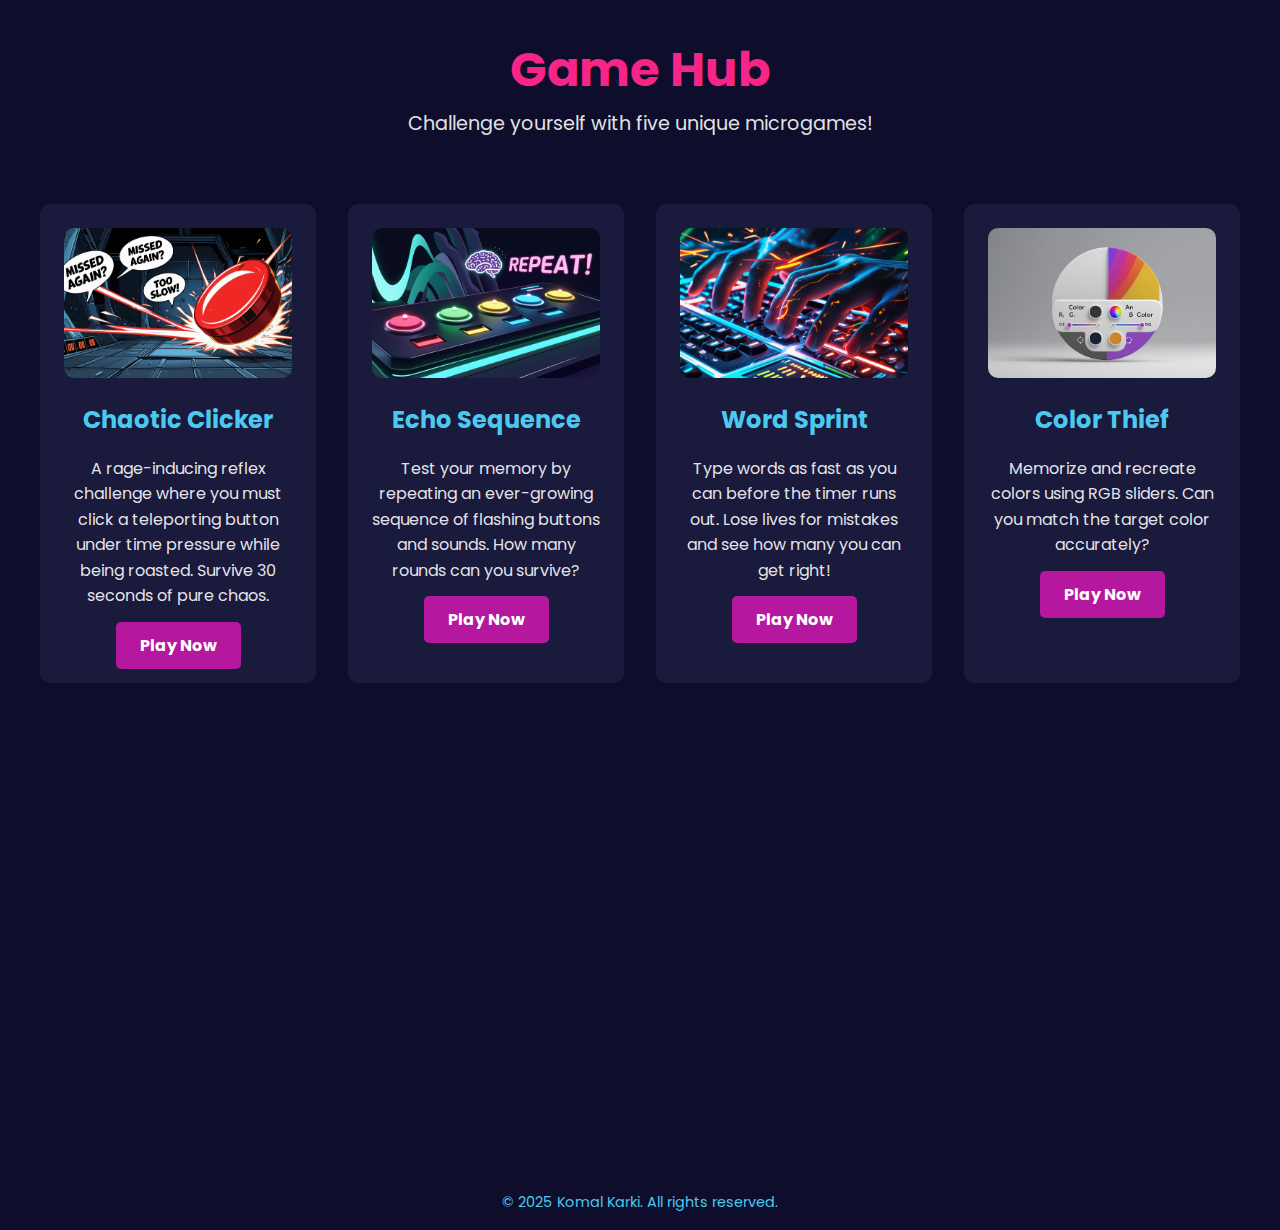
<file: index.html>
<!DOCTYPE html>
<html lang="en">
<head>
    <meta charset="UTF-8">
    <meta name="viewport" content="width=device-width, initial-scale=1.0">
    <title>Game Hub - Play Unique Microgames</title>
    <link rel="stylesheet" href="style.css">
    <link rel="preconnect" href="https://fonts.googleapis.com">
    <link rel="preconnect" href="https://fonts.gstatic.com" crossorigin>
    <link href="https://fonts.googleapis.com/css2?family=Poppins:wght@400;700&display=swap" rel="stylesheet">
</head>
<body>
    <header>
        <h1>Game Hub</h1>
        <p>Challenge yourself with five unique microgames!</p>
    </header>
    <main>
        <div class="game-grid">
            <!-- Chaotic Clicker -->
            <div class="game-card">
                <img src="assets/images/chaotic rush.jpg" alt="Chaotic Clicker Thumbnail">
                <h2>Chaotic Clicker</h2>
                <p>A rage-inducing reflex challenge where you must click a teleporting button under time pressure while being roasted. Survive 30 seconds of pure chaos.</p>
                <a href="chaotic-clicker/index.html" class="play-button">Play Now</a>
            </div>
            <!-- Echo Sequence -->
            <div class="game-card">
                <img src="assets/images/repeat.jpg" alt="Echo Sequence Thumbnail">
                <h2>Echo Sequence</h2>
                <p>Test your memory by repeating an ever-growing sequence of flashing buttons and sounds. How many rounds can you survive?</p>
                <a href="echo-sequence/index.html" class="play-button">Play Now</a>
            </div>
            <!-- Word Sprint -->
            <div class="game-card">
                <img src="assets/images/word spirit.jpg" alt="Word Sprint Thumbnail">
                <h2>Word Sprint</h2>
                <p>Type words as fast as you can before the timer runs out. Lose lives for mistakes and see how many you can get right!</p>
                <a href="word-sprint/index.html" class="play-button">Play Now</a>
            </div>
            <!-- Color Thief -->
            <div class="game-card">
                <img src="assets/images/color thief.jpg" alt="Color Thief Thumbnail">
                <h2>Color Thief</h2>
                <p>Memorize and recreate colors using RGB sliders. Can you match the target color accurately?</p>
                <a href="color-thief/index.html" class="play-button">Play Now</a>
            </div>
            <!-- Lie Detector -->
            <div class="game-card">
                <img src="assets/images/lie detector.jpg" alt="Lie Detector Thumbnail">
                <h2>Lie Detector</h2>
                <p>Decide if random facts are true or false. Test your knowledge and earn your Truth Rank!</p>
                <a href="lie-detector/index.html" class="play-button">Play Now</a>
            </div>
        </div>
    </main>
    <footer>
        <p>&copy; 2025 Komal Karki. All rights reserved.</p>
    </footer>
    <script src="script.js"></script>
</body>
</html>
</file>
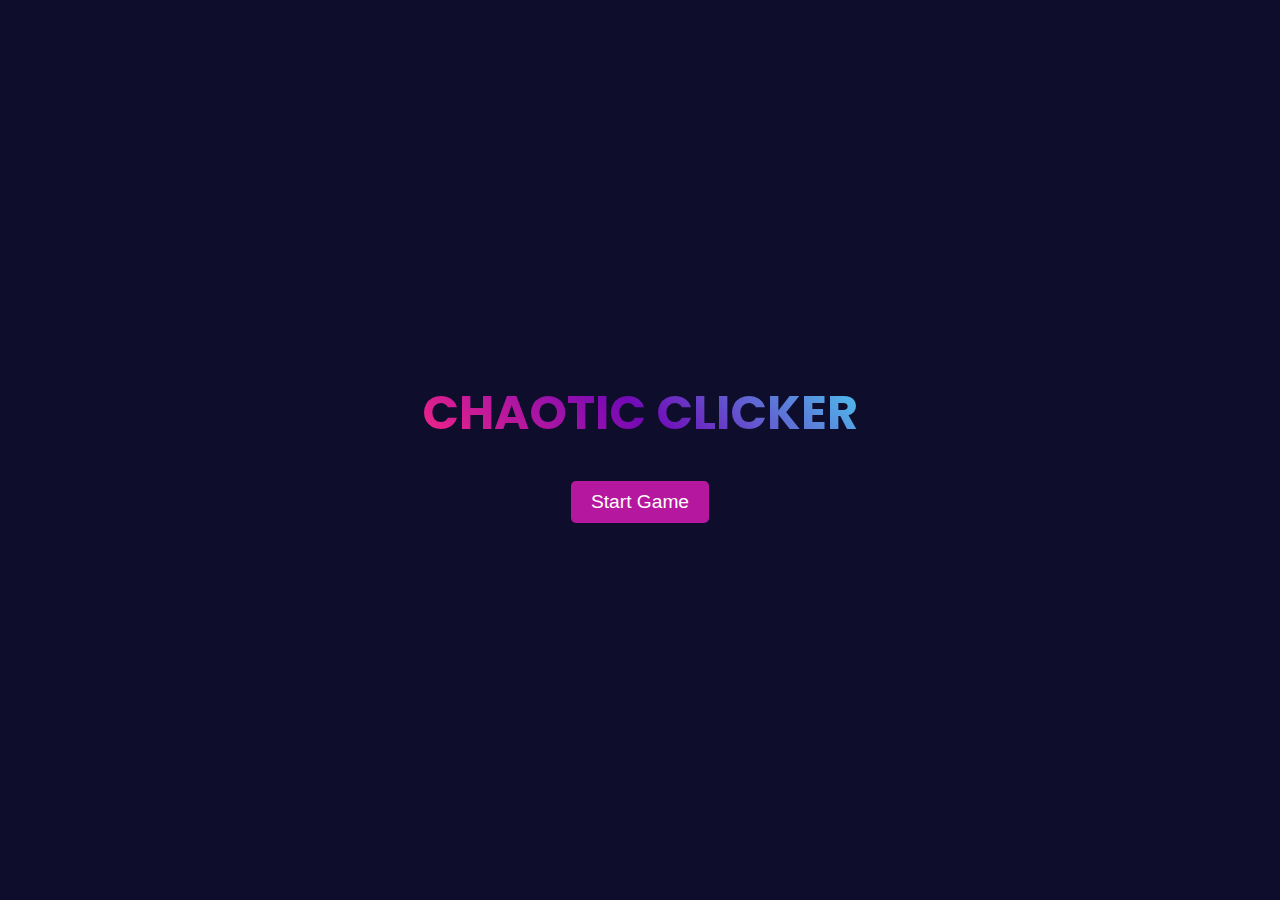
<file: chaotic-clicker/index.html>
<!DOCTYPE html>
<html lang="en">
<head>
    <meta charset="UTF-8">
    <meta name="viewport" content="width=device-width, initial-scale=1.0">
    <title>Chaotic Clicker</title>
    <link rel="stylesheet" href="style.css">
    <link rel="preconnect" href="https://fonts.googleapis.com">
    <link rel="preconnect" href="https://fonts.gstatic.com" crossorigin>
    <link href="https://fonts.googleapis.com/css2?family=Poppins:wght@400;700&display=swap" rel="stylesheet">
</head>
<body>
    <div id="home-screen" class="screen">
        <h1>CHAOTIC CLICKER</h1>
        <button id="start-button">Start Game</button>
    </div>
    <div id="game-screen" class="screen" style="display: none;">
        <div id="timer">30</div>
        <div id="score">0</div>
        <button id="chaotic-button" aria-label="Click me to score">Click Me</button>
        <div id="trash-talk"></div>
    </div>
    <div id="game-over-screen" class="screen" style="display: none;">
        <h2>Game Over</h2>
        <p id="final-score"></p>
        <p id="roast-message"></p>
        <button id="play-again-button">Play Again</button>
    </div>
    <script src="script.js"></script>
</body>
</html>
</file>
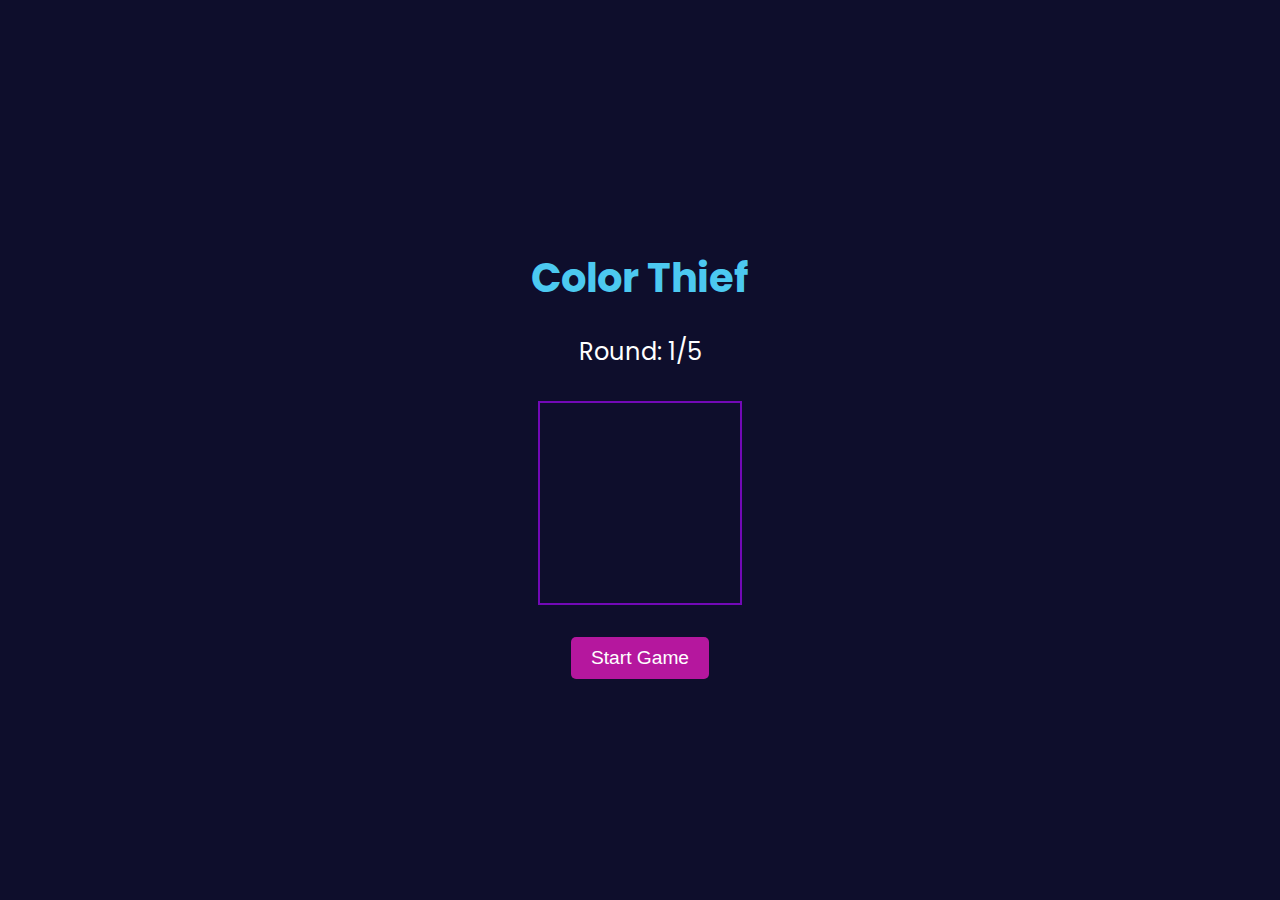
<file: color-thief/index.html>
<!DOCTYPE html>
<html lang="en">
<head>
    <meta charset="UTF-8">
    <meta name="viewport" content="width=device-width, initial-scale=1.0">
    <title>Color Thief - Memory Game</title>
    <link rel="stylesheet" href="style.css">
    <link href="https://fonts.googleapis.com/css2?family=Poppins:wght@400;700&display=swap" rel="stylesheet">
</head>
<body>
    <div id="game-container">
        <h1>Color Thief</h1>
        <div id="round">Round: 1/5</div>
        <div id="target-color"></div>
        <div id="guess-area" style="display: none;">
            <input type="range" id="red" min="0" max="255">
            <input type="range" id="green" min="0" max="255">
            <input type="range" id="blue" min="0" max="255">
            <div id="guess-color"></div>
            <button id="submit-guess">Submit Guess</button>
        </div>
        <button id="start-button">Start Game</button>
        <div id="game-over" style="display: none;">
            <h2>Game Over</h2>
            <p id="final-score"></p>
            <button id="restart-button">Play Again</button>
        </div>
    </div>
    <script src="script.js"></script>
</body>
</html>
</file>
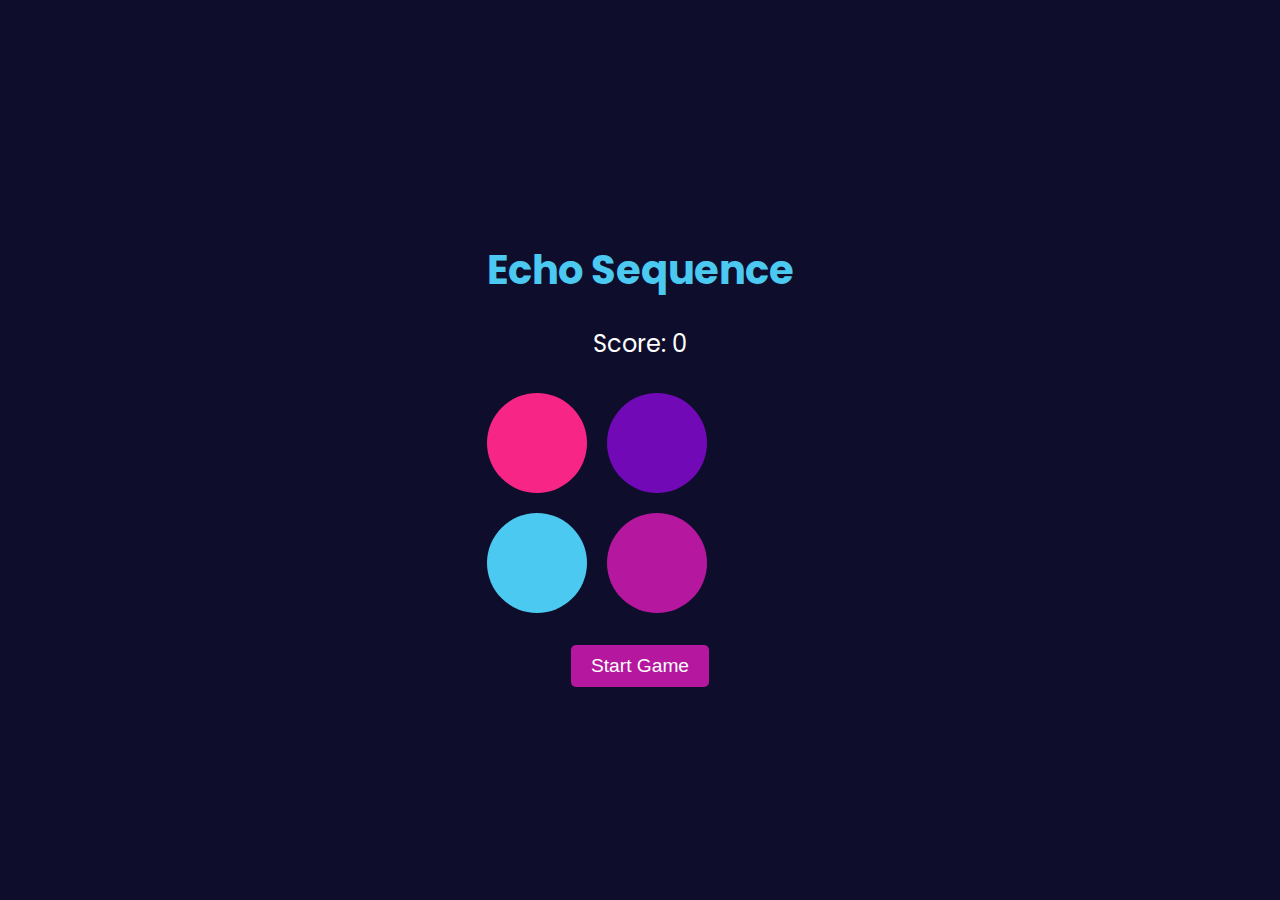
<file: echo-sequence/index.html>
<!DOCTYPE html>
<html lang="en">
<head>
    <meta charset="UTF-8">
    <meta name="viewport" content="width=device-width, initial-scale=1.0">
    <title>Echo Sequence - Memory Game</title>
    <link rel="stylesheet" href="style.css">
    <link href="https://fonts.googleapis.com/css2?family=Poppins:wght@400;700&display=swap" rel="stylesheet">
</head>
<body>
    <div id="game-container">
        <h1>Echo Sequence</h1>
        <div id="score">Score: 0</div>
        <div id="button-container">
            <button class="game-button" data-id="0"></button>
            <button class="game-button" data-id="1"></button>
            <button class="game-button" data-id="2"></button>
            <button class="game-button" data-id="3"></button>
        </div>
        <button id="start-button">Start Game</button>
        <div id="game-over" style="display: none;">
            <h2>Game Over</h2>
            <p id="final-score"></p>
            <button id="restart-button">Play Again</button>
        </div>
    </div>
    <script src="script.js"></script>
</body>
</html>
</file>
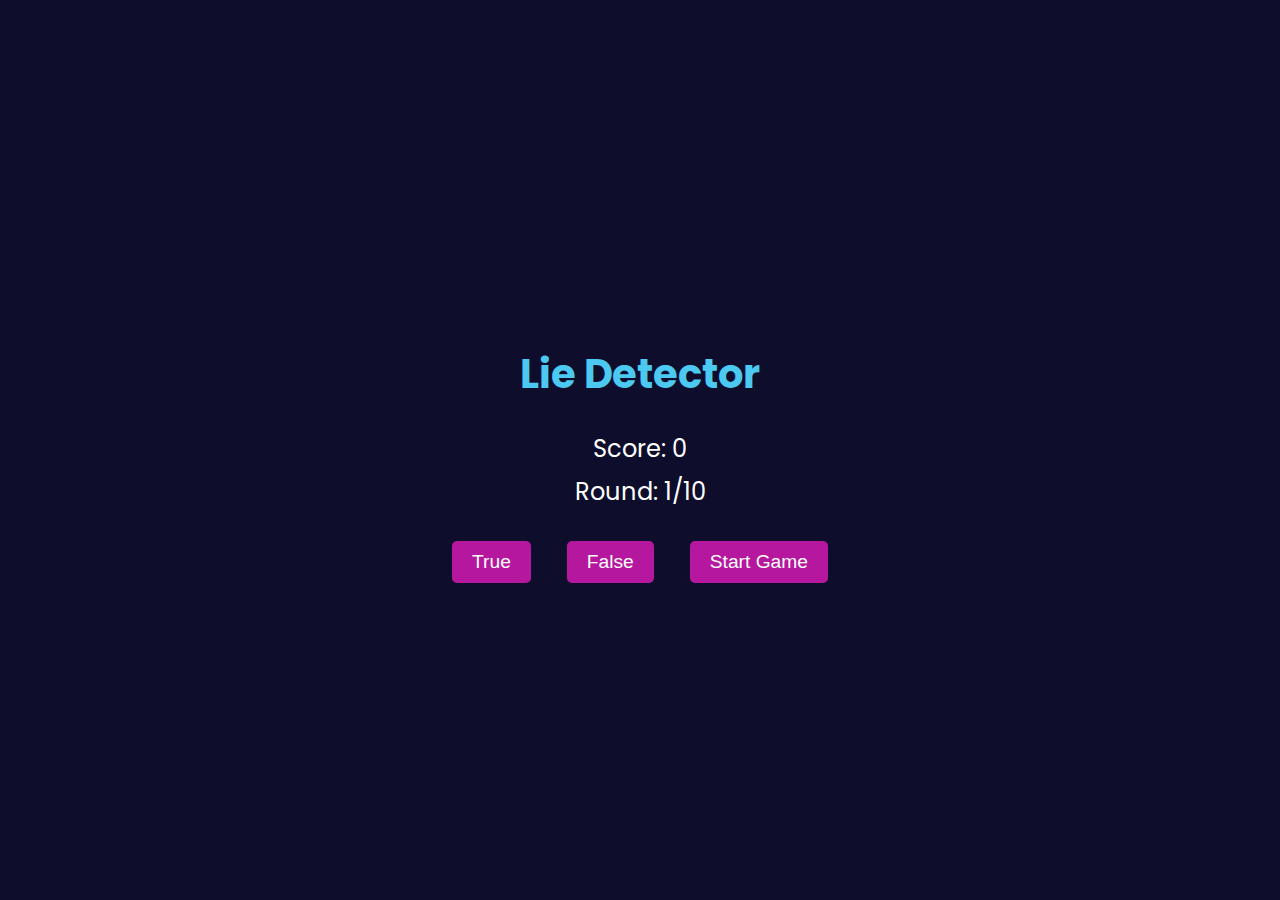
<file: lie-detector/index.html>
<!DOCTYPE html>
<html lang="en">
<head>
    <meta charset="UTF-8">
    <meta name="viewport" content="width=device-width, initial-scale=1.0">
    <title>Lie Detector - Trivia Game</title>
    <link rel="stylesheet" href="style.css">
    <link href="https://fonts.googleapis.com/css2?family=Poppins:wght@400;700&display=swap" rel="stylesheet">
</head>
<body>
    <div id="game-container">
        <h1>Lie Detector</h1>
        <div id="score">Score: 0</div>
        <div id="round">Round: 1/10</div>
        <div id="fact"></div>
        <button id="true-button">True</button>
        <button id="false-button">False</button>
        <button id="start-button">Start Game</button>
        <div id="game-over" style="display: none;">
            <h2>Game Over</h2>
            <p id="final-score"></p>
            <p id="truth-rank"></p>
            <button id="restart-button">Play Again</button>
        </div>
    </div>
    <script src="script.js"></script>
</body>
</html>
</file>
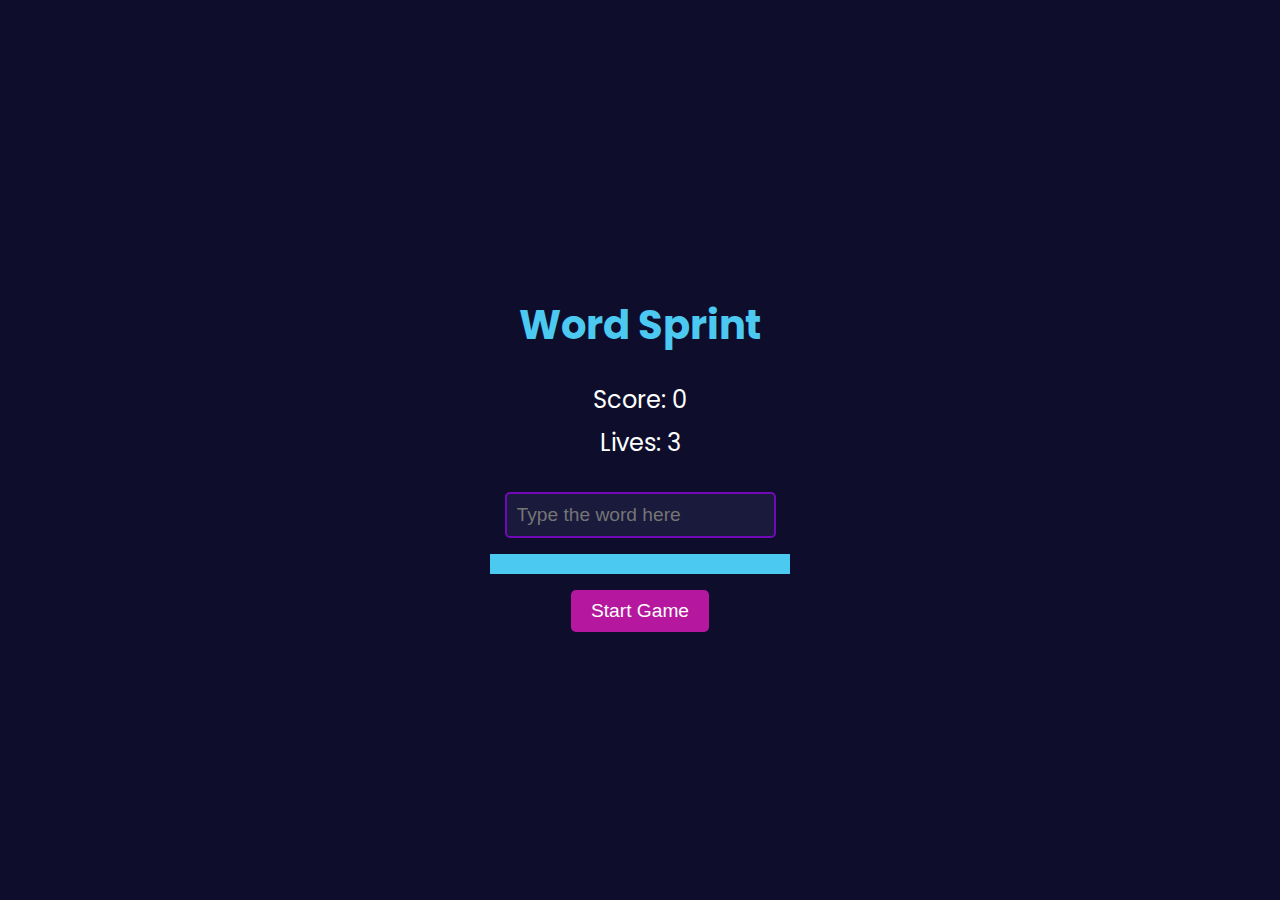
<file: word-sprint/index.html>
<!DOCTYPE html>
<html lang="en">
<head>
    <meta charset="UTF-8">
    <meta name="viewport" content="width=device-width, initial-scale=1.0">
    <title>Word Sprint - Typing Game</title>
    <link rel="stylesheet" href="style.css">
    <link href="https://fonts.googleapis.com/css2?family=Poppins:wght@400;700&display=swap" rel="stylesheet">
</head>
<body>
    <div id="game-container">
        <h1>Word Sprint</h1>
        <div id="score">Score: 0</div>
        <div id="lives">Lives: 3</div>
        <div id="word-display"></div>
        <input type="text" id="word-input" placeholder="Type the word here">
        <div id="timer-bar"></div>
        <button id="start-button">Start Game</button>
        <div id="game-over" style="display: none;">
            <h2>Game Over</h2>
            <p id="final-score"></p>
            <button id="restart-button">Play Again</button>
        </div>
    </div>
    <script src="script.js"></script>
</body>
</html>
</file>
<file: style.css>
* {
    margin: 0;
    padding: 0;
    box-sizing: border-box;
}

body {
    background-color: #0e0e2c;
    color: rgba(255, 255, 255, 0.9);
    font-family: 'Poppins', sans-serif;
    line-height: 1.6;
}

header {
    text-align: center;
    padding: 2rem;
}

header h1 {
    font-size: 3rem;
    color: #f72585;
}

header p {
    font-size: 1.2rem;
}

main {
    display: flex;
    justify-content: center;
    padding: 2rem;
}

.game-grid {
    display: grid;
    grid-template-columns: repeat(auto-fit, minmax(250px, 1fr));
    gap: 2rem;
    max-width: 1200px;
    width: 100%;
}

.game-card {
    background: #1a1a3d;
    border-radius: 10px;
    padding: 1.5rem;
    text-align: center;
    transition: transform 0.3s ease, box-shadow 0.3s ease;
}

.game-card:hover {
    transform: scale(1.05);
    box-shadow: 0 0 20px #b5179e;
}

.game-card img {
    width: 100%;
    height: 150px;
    object-fit: cover;
    border-radius: 10px;
}

.game-card h2 {
    font-size: 1.5rem;
    margin: 1rem 0;
    color: #4cc9f0;
}

.game-card p {
    font-size: 1rem;
    margin-bottom: 1.5rem;
}

.play-button {
    background-color: #b5179e;
    color: white;
    padding: 0.75rem 1.5rem;
    text-decoration: none;
    border-radius: 5px;
    font-weight: bold;
    transition: box-shadow 0.3s ease;
}

.play-button:hover {
    box-shadow: 0 0 15px #b5179e;
}

footer {
    text-align: center;
    padding: 1rem;
    font-size: 0.9rem;
    color: #4cc9f0;
}

@media (max-width: 768px) {
    header h1 {
        font-size: 2.5rem;
    }
    .game-grid {
        grid-template-columns: 1fr;
    }
}
</file>
<file: color-thief/style.css>
body {
    background-color: #0e0e2c;
    color: white;
    font-family: 'Poppins', sans-serif;
    display: flex;
    justify-content: center;
    align-items: center;
    height: 100vh;
    margin: 0;
}

#game-container {
    text-align: center;
}

h1 {
    font-size: 2.5rem;
    color: #4cc9f0;
}

#round {
    font-size: 1.5rem;
    margin: 1rem 0;
}

#target-color, #guess-color {
    width: 200px;
    height: 200px;
    margin: 2rem auto;
    border: 2px solid #7209b7;
}

input[type="range"] {
    width: 200px;
    margin: 1rem 0;
}

#submit-guess, #start-button, #restart-button {
    background-color: #b5179e;
    color: white;
    padding: 10px 20px;
    border: none;
    border-radius: 5px;
    cursor: pointer;
    font-size: 1.2rem;
}

#game-over {
    margin-top: 2rem;
}
</file>
<file: echo-sequence/style.css>
body {
    background-color: #0e0e2c;
    color: white;
    font-family: 'Poppins', sans-serif;
    display: flex;
    justify-content: center;
    align-items: center;
    height: 100vh;
    margin: 0;
}

#game-container {
    text-align: center;
}

h1 {
    font-size: 2.5rem;
    color: #4cc9f0;
}

#score {
    font-size: 1.5rem;
    margin: 1rem 0;
}

#button-container {
    display: grid;
    grid-template-columns: repeat(2, 100px);
    gap: 20px;
    margin: 2rem auto;
}

.game-button {
    width: 100px;
    height: 100px;
    border-radius: 50%;
    border: none;
    cursor: pointer;
    transition: transform 0.2s ease;
}

.game-button[data-id="0"] { background-color: #f72585; }
.game-button[data-id="1"] { background-color: #7209b7; }
.game-button[data-id="2"] { background-color: #4cc9f0; }
.game-button[data-id="3"] { background-color: #b5179e; }

.game-button:hover {
    transform: scale(1.1);
}

.game-button.active {
    box-shadow: 0 0 20px white;
}

#start-button, #restart-button {
    background-color: #b5179e;
    color: white;
    padding: 10px 20px;
    border: none;
    border-radius: 5px;
    cursor: pointer;
    font-size: 1.2rem;
}

#game-over {
    margin-top: 2rem;
}
</file>
<file: lie-detector/style.css>
body {
    background-color: #0e0e2c;
    color: white;
    font-family: 'Poppins', sans-serif;
    display: flex;
    justify-content: center;
    align-items: center;
    height: 100vh;
    margin: 0;
}

#game-container {
    text-align: center;
}

h1 {
    font-size: 2.5rem;
    color: #4cc9f0;
}

#score, #round {
    font-size: 1.5rem;
    margin: 0.5rem 0;
}

#fact {
    font-size: 1.8rem;
    margin: 2rem 0;
    color: #f72585;
}

#true-button, #false-button, #start-button, #restart-button {
    background-color: #b5179e;
    color: white;
    padding: 10px 20px;
    border: none;
    border-radius: 5px;
    cursor: pointer;
    font-size: 1.2rem;
    margin: 0 1rem;
}

#game-over {
    margin-top: 2rem;
}
</file>
<file: word-sprint/style.css>
body {
    background-color: #0e0e2c;
    color: white;
    font-family: 'Poppins', sans-serif;
    display: flex;
    justify-content: center;
    align-items: center;
    height: 100vh;
    margin: 0;
}

#game-container {
    text-align: center;
}

h1 {
    font-size: 2.5rem;
    color: #4cc9f0;
}

#score, #lives {
    font-size: 1.5rem;
    margin: 0.5rem 0;
}

#word-display {
    font-size: 2rem;
    margin: 2rem 0;
    color: #f72585;
}

#word-input {
    padding: 10px;
    font-size: 1.2rem;
    border-radius: 5px;
    border: 2px solid #7209b7;
    background-color: #1a1a3d;
    color: white;
}

#timer-bar {
    width: 300px;
    height: 20px;
    background-color: #4cc9f0;
    margin: 1rem auto;
    transition: width 0.1s linear;
}

#start-button, #restart-button {
    background-color: #b5179e;
    color: white;
    padding: 10px 20px;
    border: none;
    border-radius: 5px;
    cursor: pointer;
    font-size: 1.2rem;
}

#game-over {
    margin-top: 2rem;
}
</file>
<file: chaotic-clicker/style.css>
/* Import Google Fonts */
@import url('https://fonts.googleapis.com/css2?family=Poppins:wght@400;700&display=swap');

/* Reset and Base Styles */
* {
    margin: 0;
    padding: 0;
    box-sizing: border-box;
}

body {
    background-color: #0e0e2c;
    color: rgba(255, 255, 255, 0.9);
    font-family: 'Poppins', sans-serif;
    overflow: hidden;
    height: 100vh;
}

/* Screen Styles */
.screen {
    display: flex;
    flex-direction: column;
    align-items: center;
    justify-content: center;
    height: 100vh;
    position: relative;
}

/* Typography */
h1, h2 {
    font-size: 3rem;
    font-weight: 700;
    background: linear-gradient(45deg, #f72585, #7209b7, #4cc9f0);
    -webkit-background-clip: text;
    -webkit-text-fill-color: transparent;
    margin-bottom: 2rem;
}

h2 {
    font-size: 2.5rem;
}

/* Buttons */
button {
    background-color: #b5179e;
    color: white;
    padding: 10px 20px;
    border: none;
    border-radius: 5px;
    cursor: pointer;
    font-size: 1.2rem;
    transition: box-shadow 0.3s ease;
}

button:hover {
    box-shadow: 0 0 15px #b5179e;
}

button:focus {
    outline: 2px solid #4cc9f0;
    outline-offset: 2px;
}

button:active {
    transform: scale(0.95);
}

/* Chaotic Button */
#chaotic-button {
    position: absolute;
    width: 100px;
    height: 100px;
    border-radius: 50%;
    font-size: 1.5rem;
    box-shadow: 0 0 10px #b5179e;
    transition: left 0.3s ease, top 0.3s ease, transform 0.3s ease, box-shadow 0.3s ease;
}

#chaotic-button:hover {
    box-shadow: 0 0 20px #b5179e;
}

/* Game Screen Elements */
#game-screen {
    display: none;
}

#timer, #score {
    position: absolute;
    font-size: 1.5rem;
    padding: 5px 10px;
    background: rgba(255, 255, 255, 0.1);
    border-radius: 5px;
}

#timer {
    top: 10px;
    left: 10px;
}

#score {
    top: 10px;
    right: 10px;
}

#trash-talk {
    position: absolute;
    bottom: 20px;
    left: 50%;
    transform: translateX(-50%);
    font-size: 1.2rem;
    opacity: 0;
    transition: opacity 0.5s ease;
}

#trash-talk.show {
    opacity: 1;
}

/* Game Over Screen */
#final-score, #roast-message {
    font-size: 1.5rem;
    margin: 1rem 0;
    text-align: center;
}

/* Responsive Design */
@media (max-width: 768px) {
    h1, h2 {
        font-size: 2rem;
    }

    button {
        padding: 8px 16px;
        font-size: 1rem;
    }

    #chaotic-button {
        width: 80px;
        height: 80px;
        font-size: 1.2rem;
    }

    #timer, #score {
        font-size: 1.2rem;
    }

    #trash-talk {
        font-size: 1rem;
    }

    #final-score, #roast-message {
        font-size: 1.2rem;
    }
}

@media (max-width: 480px) {
    h1, h2 {
        font-size: 1.5rem;
    }

    #chaotic-button {
        width: 60px;
        height: 60px;
        font-size: 1rem;
    }
}
</file>
